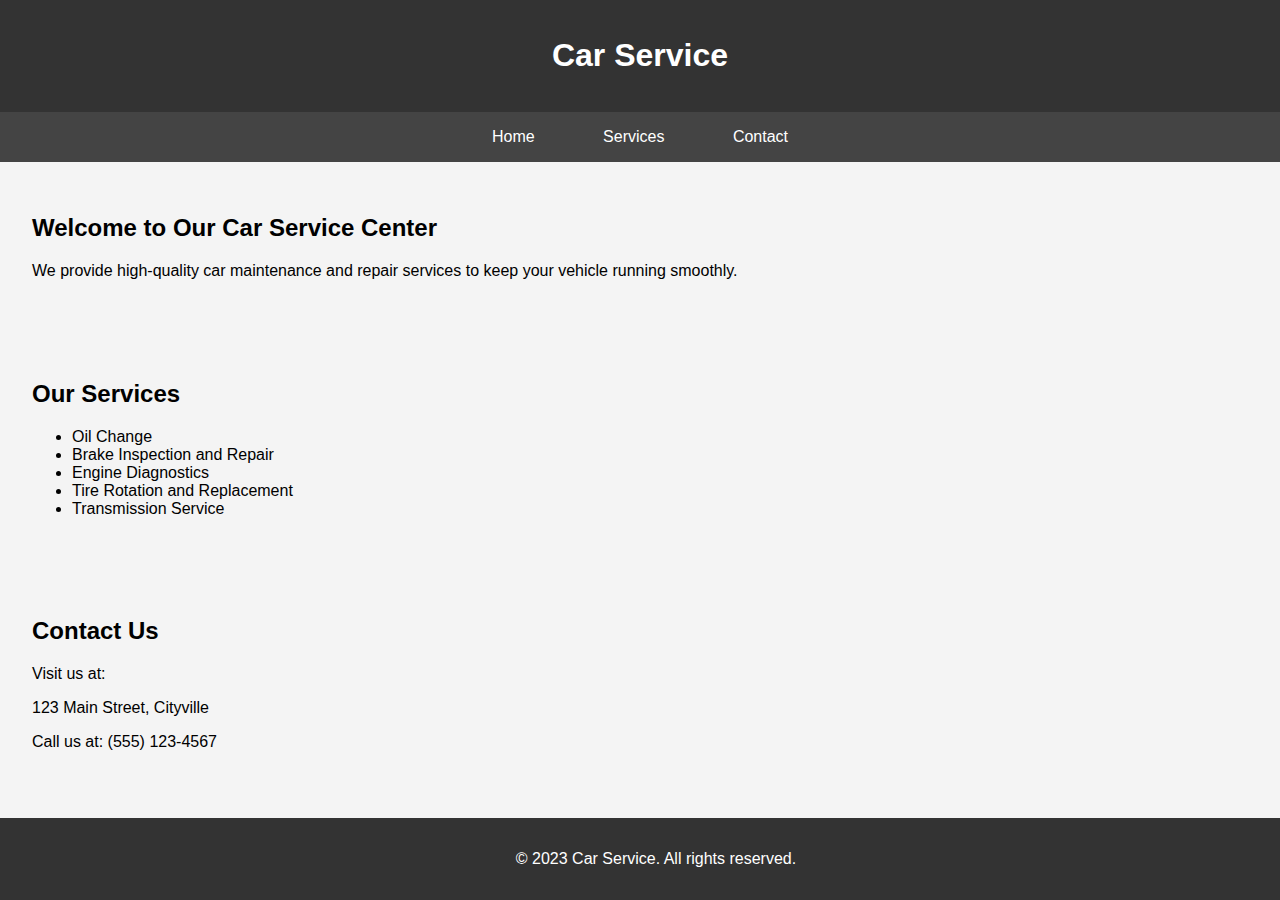
<file: service/index.html>
<!DOCTYPE html>
<html lang="en">
<head>
    <meta charset="UTF-8">
    <meta name="viewport" content="width=device-width, initial-scale=1.0">
    <title>Car Service</title>
    <style>
        body {
            font-family: Arial, sans-serif;
            margin: 0;
            padding: 0;
            background-color: #f4f4f4;
        }

        header {
            background-color: #333;
            color: #fff;
            text-align: center;
            padding: 1em;
        }

        nav {
            background-color: #444;
            color: #fff;
            text-align: center;
            padding: 1em;
        }

        nav a {
            color: #fff;
            text-decoration: none;
            padding: 1em;
            margin: 0 1em;
        }

        section {
            padding: 2em;
        }

        footer {
            background-color: #333;
            color: #fff;
            text-align: center;
            padding: 1em;
            position: absolute;
            bottom: 0;
            width: 100%;
        }
    </style>
</head>
<body>

    <header>
        <h1>Car Service</h1>
    </header>

    <nav>
        <a href="#home">Home</a>
        <a href="#services">Services</a>
        <a href="#contact">Contact</a>
    </nav>

    <section id="home">
        <h2>Welcome to Our Car Service Center</h2>
        <p>We provide high-quality car maintenance and repair services to keep your vehicle running smoothly.</p>
    </section>

    <section id="services">
        <h2>Our Services</h2>
        <ul>
            <li>Oil Change</li>
            <li>Brake Inspection and Repair</li>
            <li>Engine Diagnostics</li>
            <li>Tire Rotation and Replacement</li>
            <li>Transmission Service</li>
        </ul>
    </section>

    <section id="contact">
        <h2>Contact Us</h2>
        <p>Visit us at:</p>
        <p>123 Main Street, Cityville</p>
        <p>Call us at: (555) 123-4567</p>
    </section>

    <footer>
        <p>&copy; 2023 Car Service. All rights reserved.</p>
    </footer>

</body>
</html>
</file>
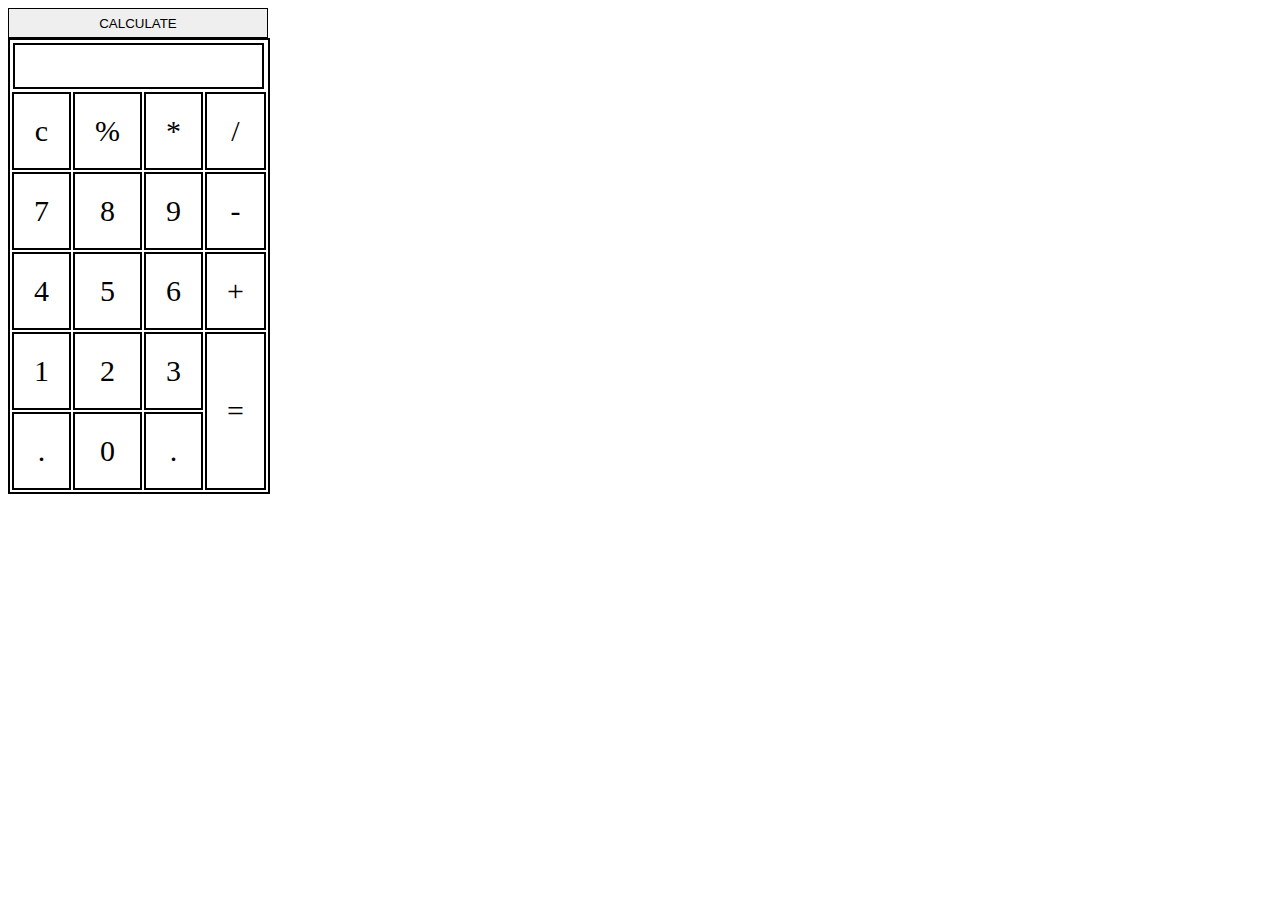
<file: JAVASCRIPT-PROJECTS/calculator.html>
<!DOCTYPE html>
<html lang="en">
<head>
    <meta charset="UTF-8">
    <meta name="viewport" content="width=device-width, initial-scale=1.0">
    <title>Document</title>
    <style>
        table{
            font-size: 30px;
            width: 200px;
            text-align: center;
            border: 2px solid;
        }
        .a{
            padding: 20px;
            border: 2px solid;
            cursor: pointer;
        }
        #a{
            border: 2px solid;
            width: 243px;
            height:40px;
        } 
        button{
            border: 1px solid;
            width: 260px;
            height:30px ;
        }
    </style>
</head>
<body>
    <button onclick="ab()">CALCULATE</button>
    <table>
        <tr>
            <td colspan="4"><input type="text" id="a"></td>
        </tr>
        <tr class="s">
            <td onclick="cl()" class="a acl">c</td>
            <td onclick="mo()" class="a amo">%</td>
            <td onclick="ad()" class="a aad">*</td>
            <td onclick="de()" class="a ade">/</td>
        </tr>
        <tr class="s2">
            <td onclick="a7()" class="a a7">7</td>
            <td onclick="a8()" class="a a8">8</td>
            <td onclick="a9()" class="a a0">9</td>
            <td onclick="se()" class="a ase">-</td>
        </tr>
        <tr class="s3">
            <td onclick="a4()" class="a a4">4</td>
            <td onclick="a5()" class="a a5">5</td>
            <td onclick="a6()" class="a a6">6</td>
            <td onclick="pl()" class="a apl">+</td>
        </tr>
        <tr class="s4">
            <td onclick="a1()" class="a a1">1</td>
            <td onclick="a2()" class="a a2">2</td>
            <td onclick="a3()" class="a a3">3</td>
            <td onclick="en()" class="a aen" rowspan="2">=</td>
        </tr>
        <tr class="s5">
            <td onclick="d()" class="a ad">.</td>
            <td onclick="a()" class="a aa">0</td>
            <td onclick="d()" class="a ad">.</td>
        </tr>

    </table>
</body>
<script>
    // var a=document.getElementById("a");
    function a(){
        document.getElementById('a').value +=0
    }
    function a1(){
        document.getElementById('a').value +=1
    }
    function a2(){
        document.getElementById('a').value +=2
    }
    function a3(){
        document.getElementById('a').value +=3
    }
    function a4(){
        document.getElementById('a').value +=4
    }
    function a5(){
        document.getElementById('a').value +=5
    }
    function a6(){
        document.getElementById('a').value +=6
    }
    function a7(){
        document.getElementById('a').value +=7
    }
    function a8(){
        document.getElementById('a').value +=8
    }
    function a9(){
        document.getElementById('a').value +=9
    }
    function pl(){
        document.getElementById('a').value +="+"
    }
    function ad(){
        document.getElementById('a').value +="*"
    }
    function de(){
        document.getElementById('a').value +="/"
    }
    function mo(){
        document.getElementById('a').value +="%"
    }
    function se(){
        document.getElementById('a').value +="-"
    }
    function ab(){
     var a=document.getElementById('a').value
        document.getElementById('a').value = eval(a)
    }


</script>
</html>
</file>
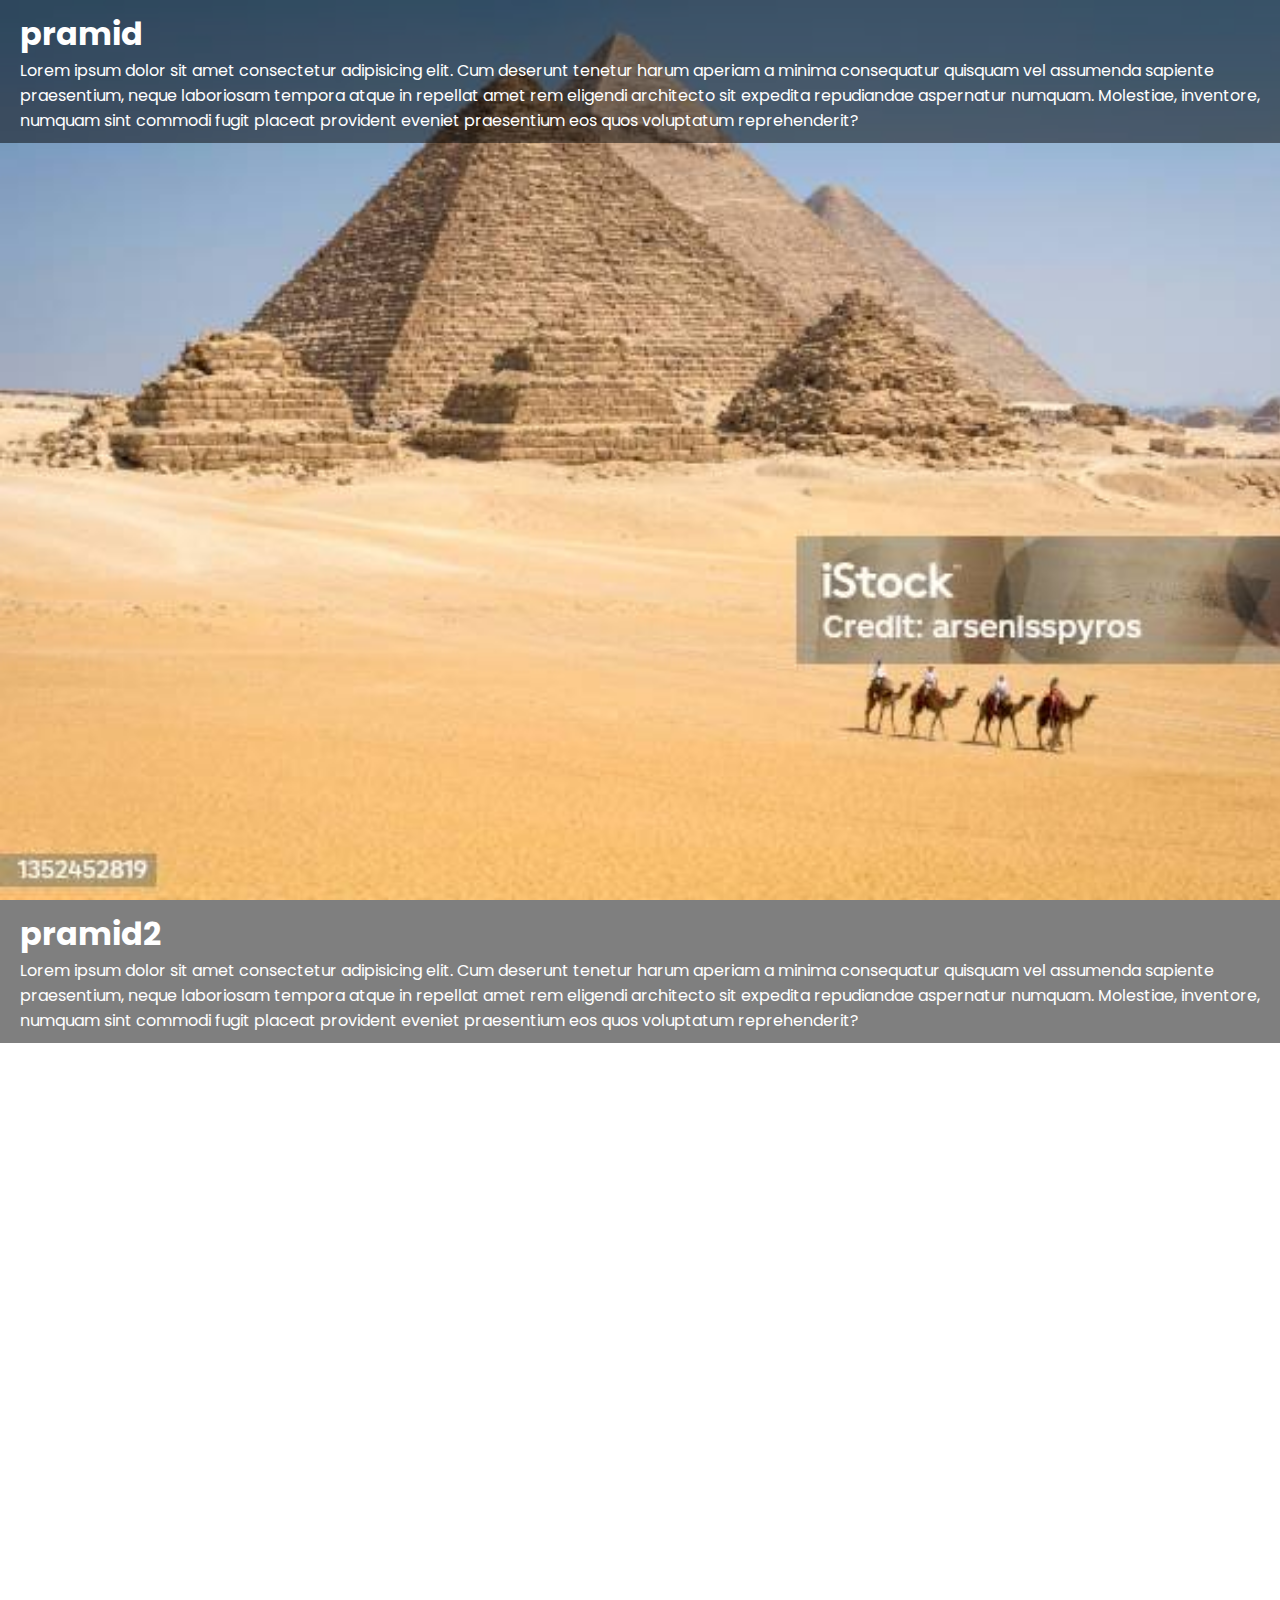
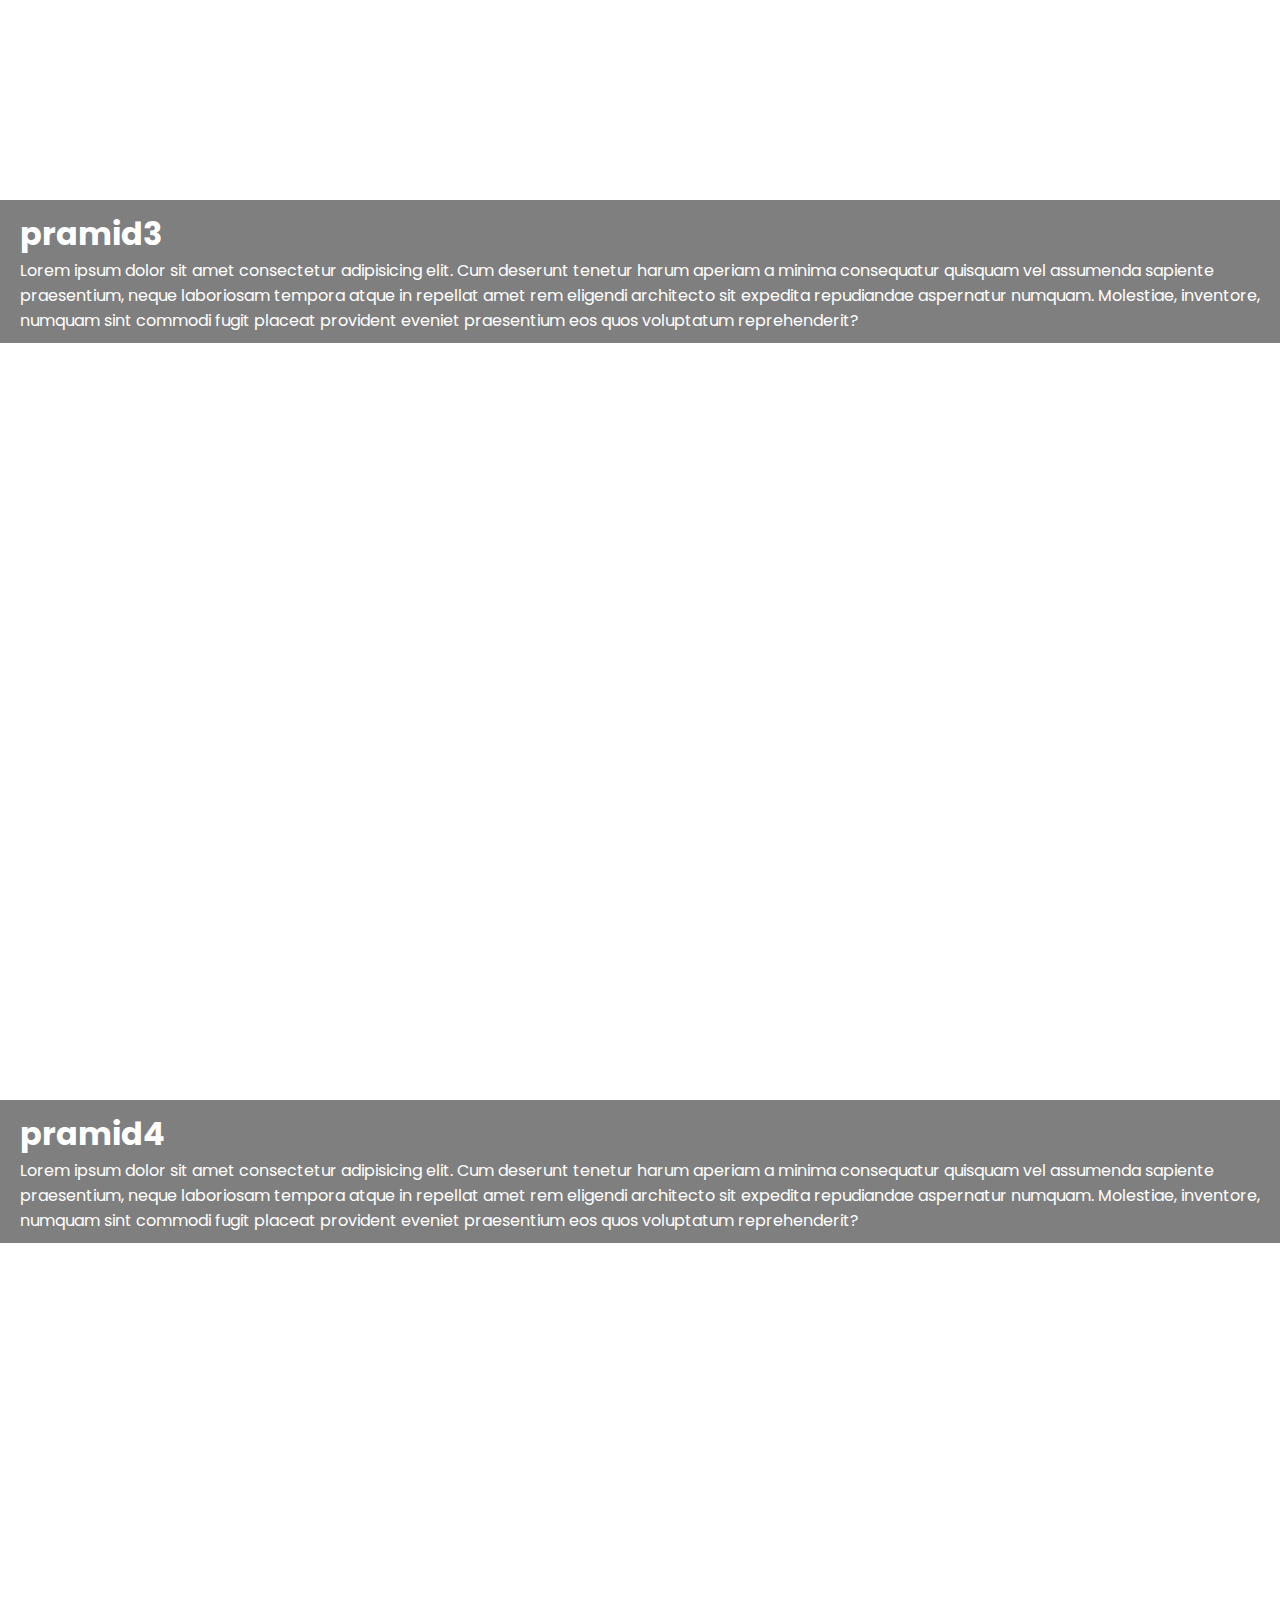
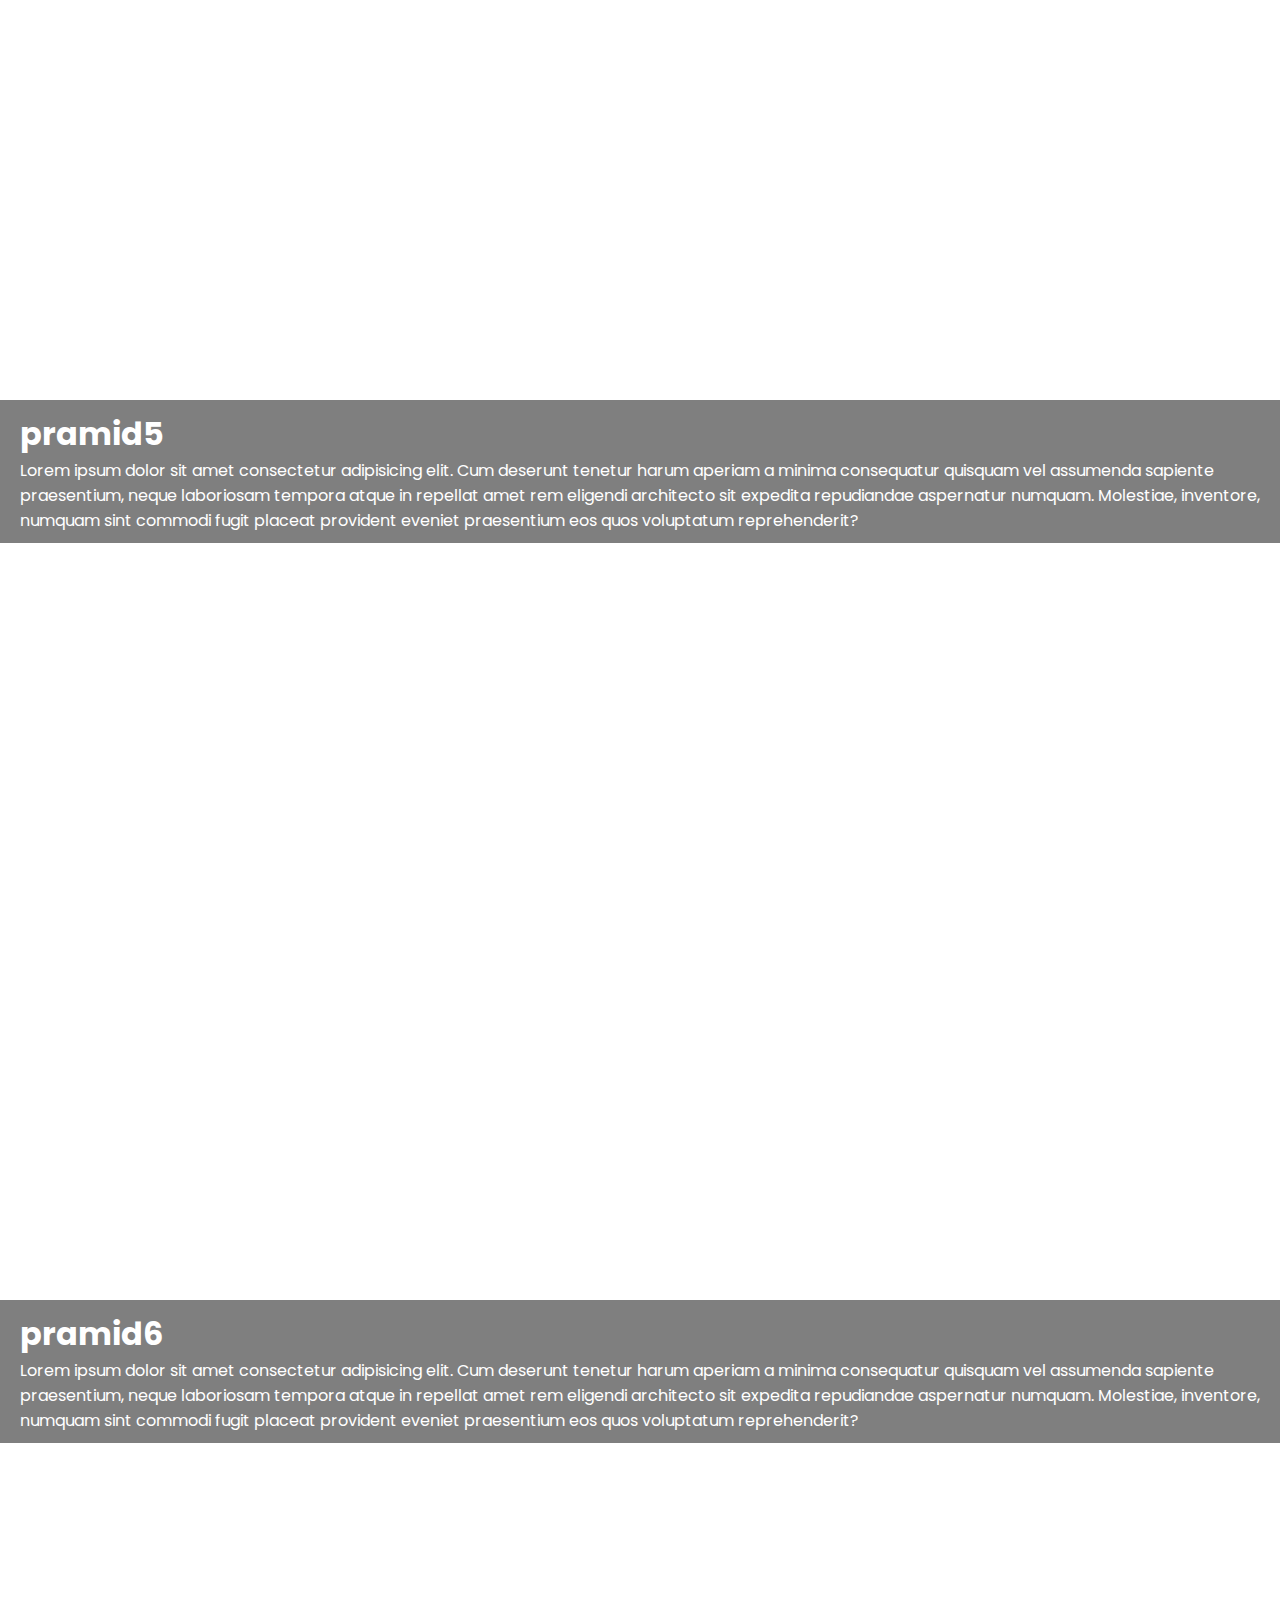
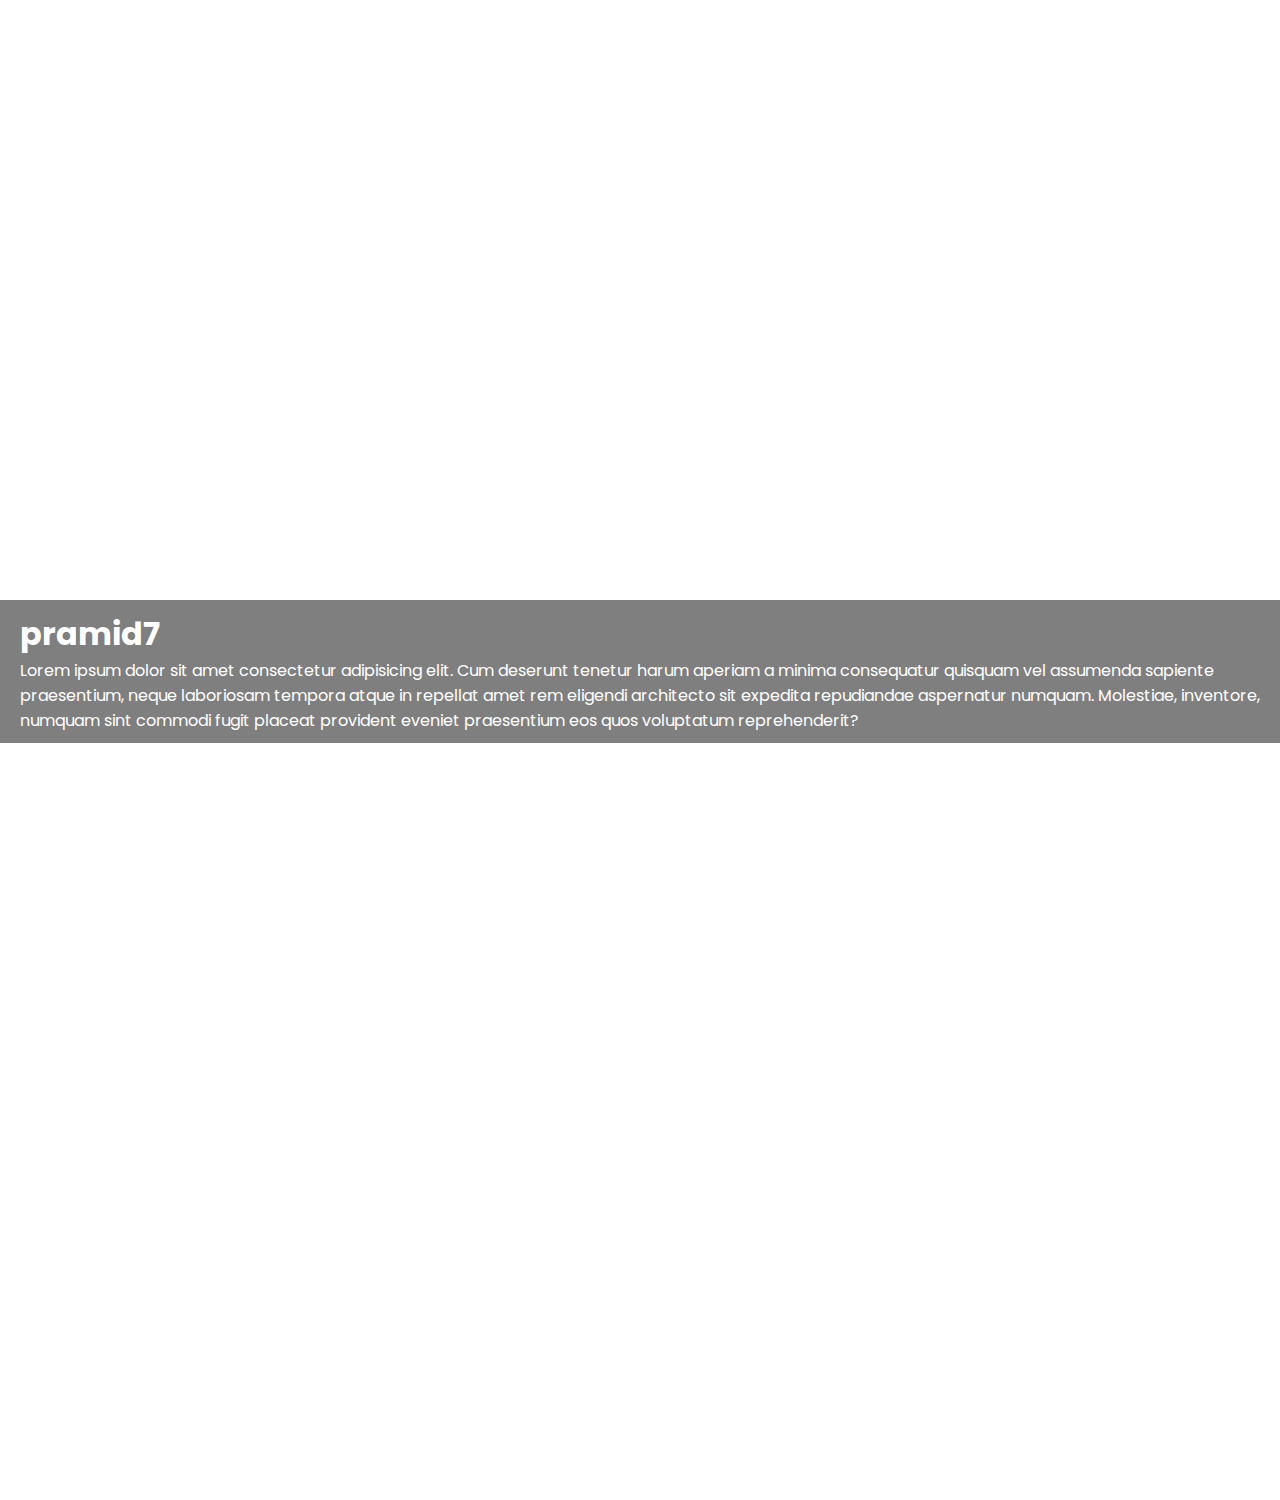
<file: parallexEffect/int.html>
<!DOCTYPE html>
<html lang="en">
<head>
    <meta charset="UTF-8">
    <meta name="viewport" content="width=device-width, initial-scale=1.0">
    <title>Document</title>
    <link rel="stylesheet" href="sty.css">
</head>
<body>
    
    <section class="a1">
        <div class="contain">
            <h1>pramid</h1>
            <p>Lorem ipsum dolor sit amet consectetur adipisicing elit. Cum deserunt tenetur harum aperiam a minima consequatur quisquam vel assumenda sapiente praesentium, neque laboriosam tempora atque in repellat amet rem eligendi architecto sit expedita repudiandae aspernatur numquam. Molestiae, inventore, numquam sint commodi fugit placeat provident eveniet praesentium eos quos voluptatum reprehenderit?</p>
        </div>
    </section>
    <section class="a2"><div class="contain">
        <h1>pramid2</h1>
        <p>Lorem ipsum dolor sit amet consectetur adipisicing elit. Cum deserunt tenetur harum aperiam a minima consequatur quisquam vel assumenda sapiente praesentium, neque laboriosam tempora atque in repellat amet rem eligendi architecto sit expedita repudiandae aspernatur numquam. Molestiae, inventore, numquam sint commodi fugit placeat provident eveniet praesentium eos quos voluptatum reprehenderit?</p>
    </div></section>
    <section class="a3"><div class="contain">
        <h1>pramid3</h1>
        <p>Lorem ipsum dolor sit amet consectetur adipisicing elit. Cum deserunt tenetur harum aperiam a minima consequatur quisquam vel assumenda sapiente praesentium, neque laboriosam tempora atque in repellat amet rem eligendi architecto sit expedita repudiandae aspernatur numquam. Molestiae, inventore, numquam sint commodi fugit placeat provident eveniet praesentium eos quos voluptatum reprehenderit?</p>
    </div></section>
    <section class="a4"><div class="contain">
        <h1>pramid4</h1>
        <p>Lorem ipsum dolor sit amet consectetur adipisicing elit. Cum deserunt tenetur harum aperiam a minima consequatur quisquam vel assumenda sapiente praesentium, neque laboriosam tempora atque in repellat amet rem eligendi architecto sit expedita repudiandae aspernatur numquam. Molestiae, inventore, numquam sint commodi fugit placeat provident eveniet praesentium eos quos voluptatum reprehenderit?</p>
    </div></section>
    <section class="a5"><div class="contain">
        <h1>pramid5</h1>
        <p>Lorem ipsum dolor sit amet consectetur adipisicing elit. Cum deserunt tenetur harum aperiam a minima consequatur quisquam vel assumenda sapiente praesentium, neque laboriosam tempora atque in repellat amet rem eligendi architecto sit expedita repudiandae aspernatur numquam. Molestiae, inventore, numquam sint commodi fugit placeat provident eveniet praesentium eos quos voluptatum reprehenderit?</p>
    </div></section>
    <section class="a6"><div class="contain">
        <h1>pramid6</h1>
        <p>Lorem ipsum dolor sit amet consectetur adipisicing elit. Cum deserunt tenetur harum aperiam a minima consequatur quisquam vel assumenda sapiente praesentium, neque laboriosam tempora atque in repellat amet rem eligendi architecto sit expedita repudiandae aspernatur numquam. Molestiae, inventore, numquam sint commodi fugit placeat provident eveniet praesentium eos quos voluptatum reprehenderit?</p>
    </div></section>
    <section class="a7"><div class="contain">
        <h1>pramid7</h1>
        <p>Lorem ipsum dolor sit amet consectetur adipisicing elit. Cum deserunt tenetur harum aperiam a minima consequatur quisquam vel assumenda sapiente praesentium, neque laboriosam tempora atque in repellat amet rem eligendi architecto sit expedita repudiandae aspernatur numquam. Molestiae, inventore, numquam sint commodi fugit placeat provident eveniet praesentium eos quos voluptatum reprehenderit?</p>
    </div></section>
    
</body>
</html>
</file>
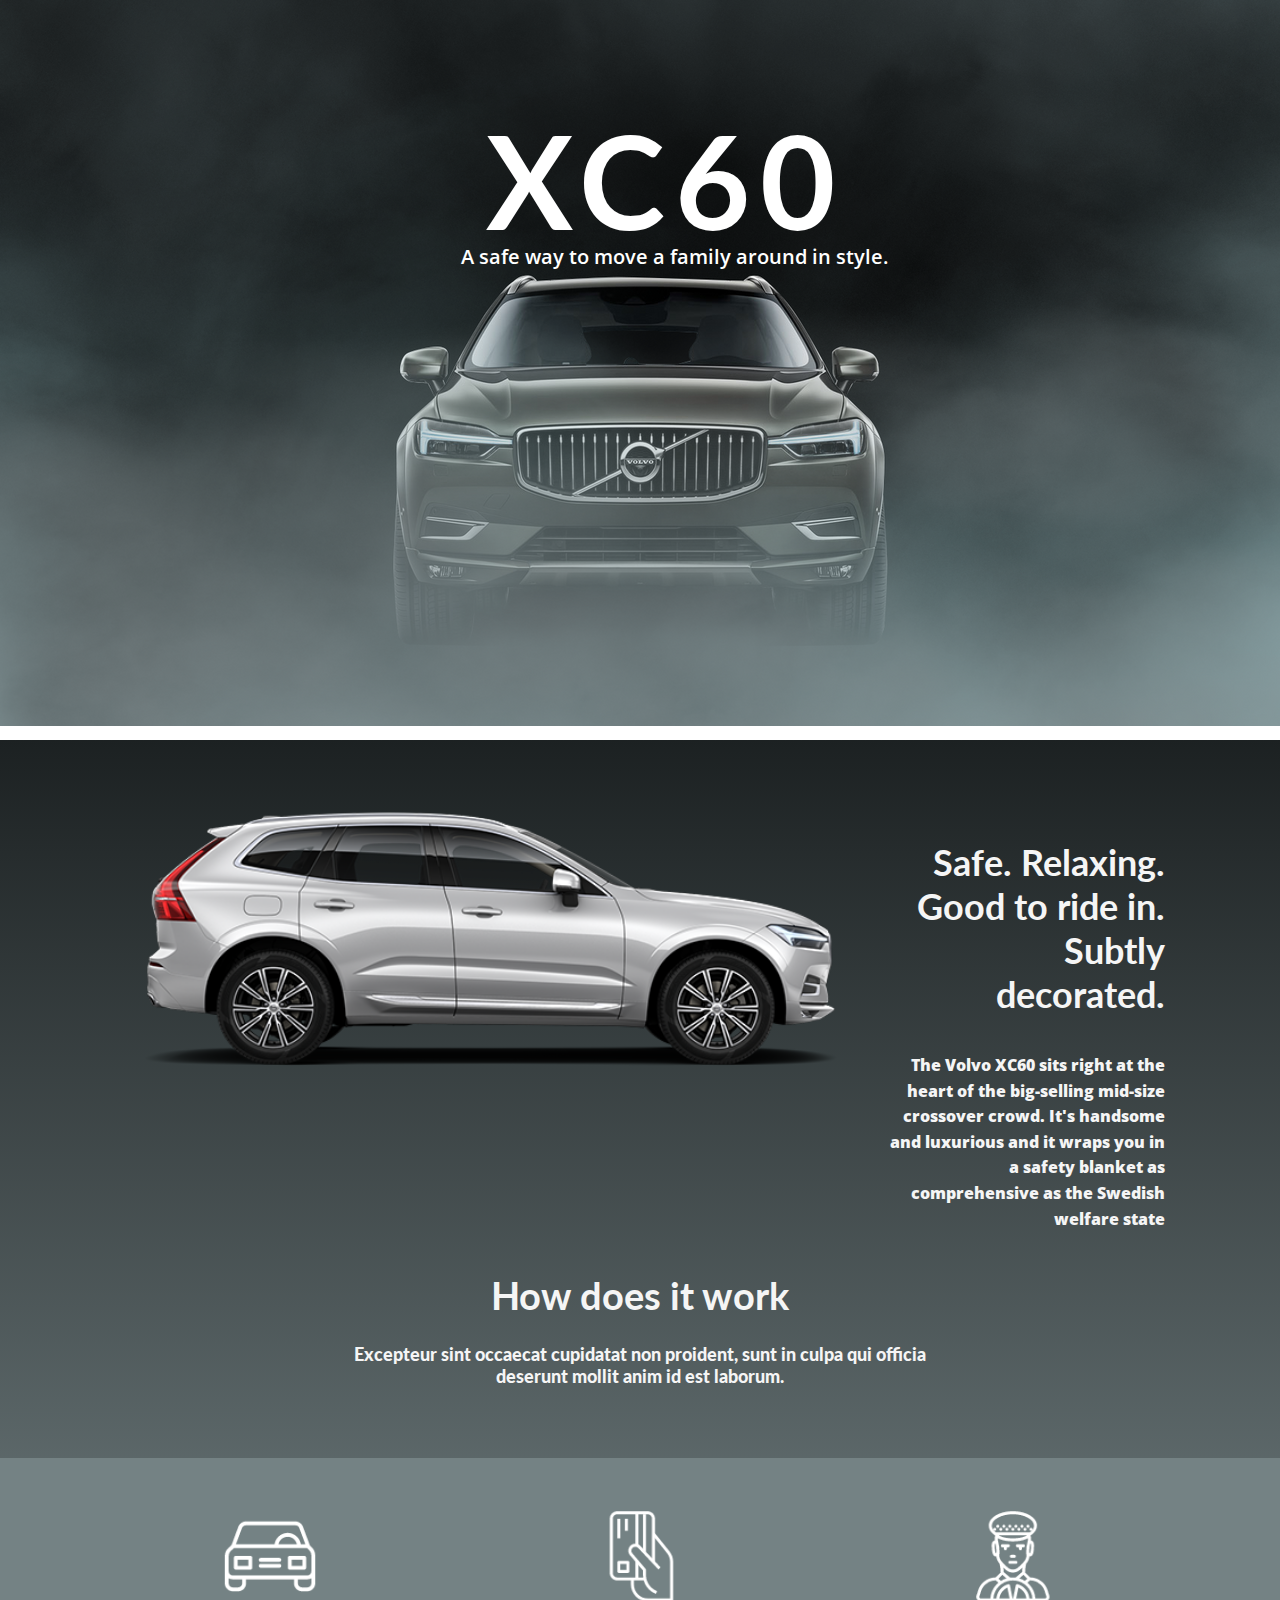
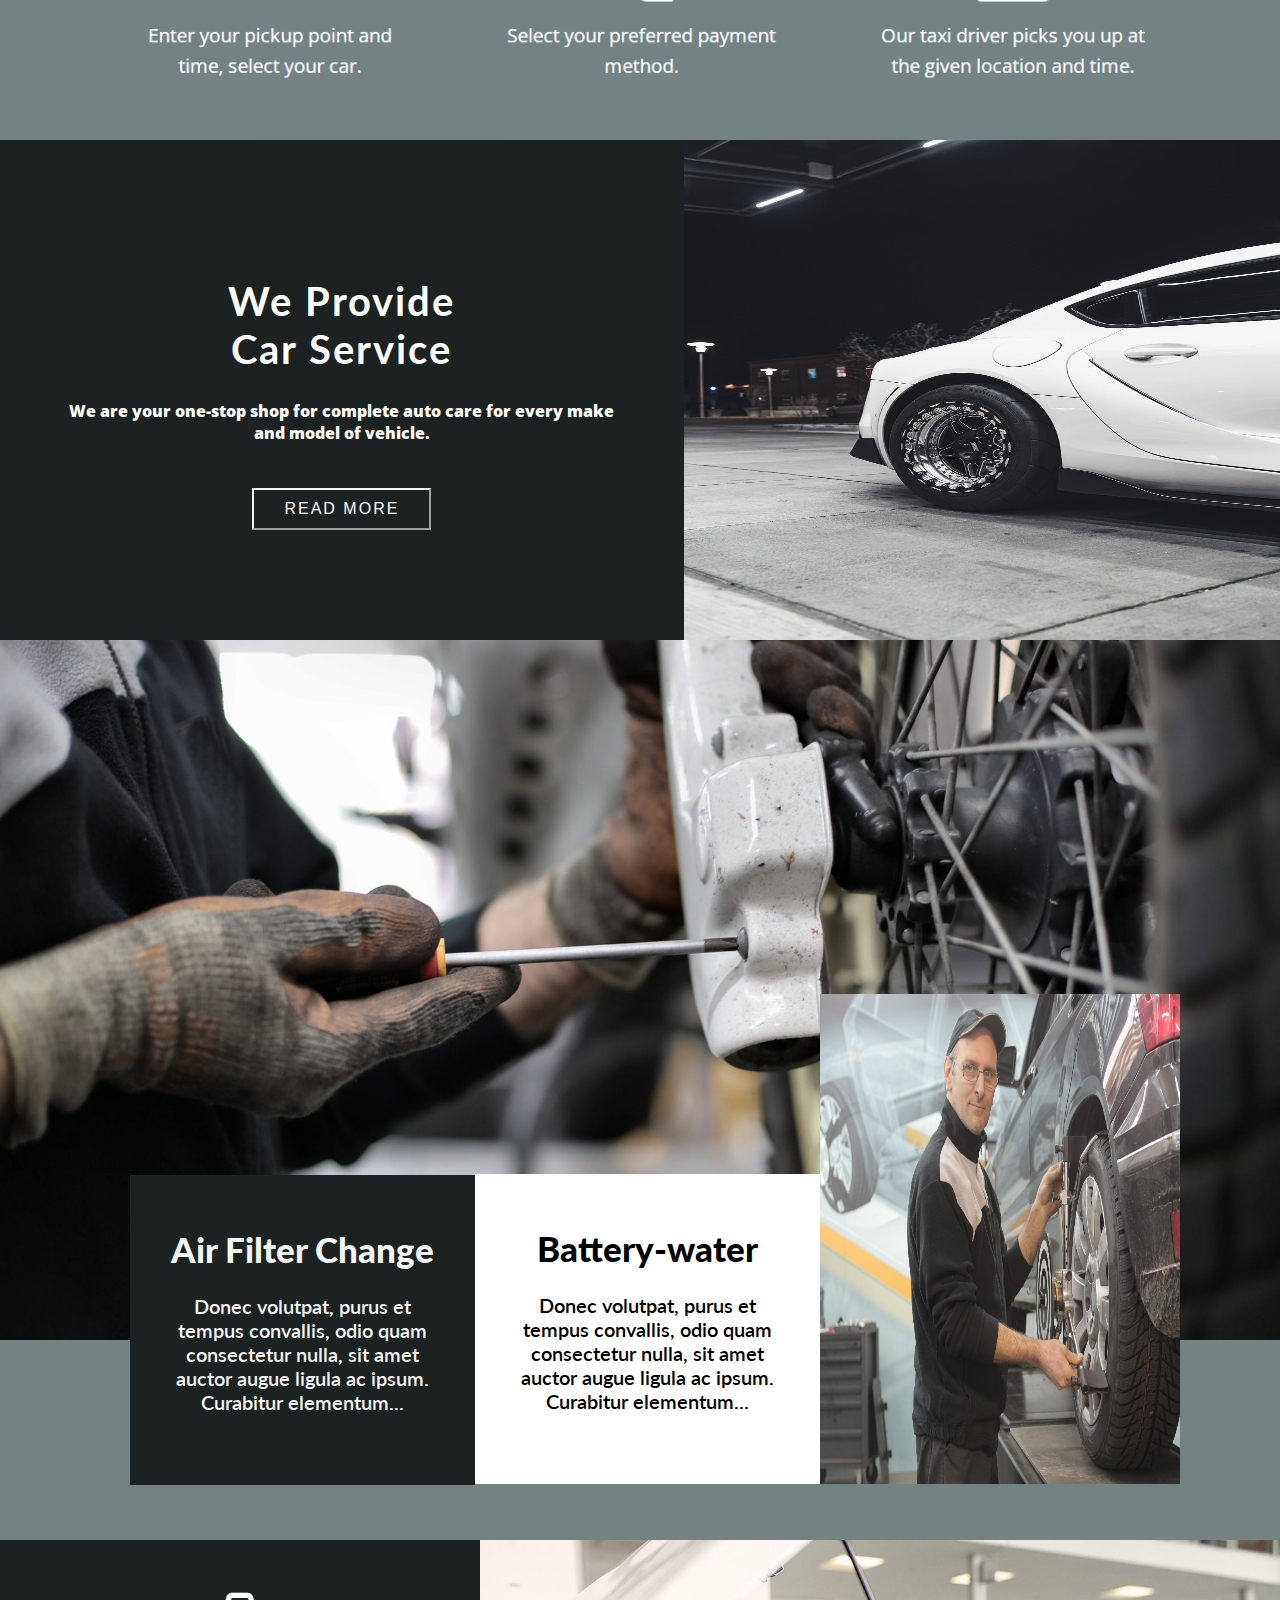
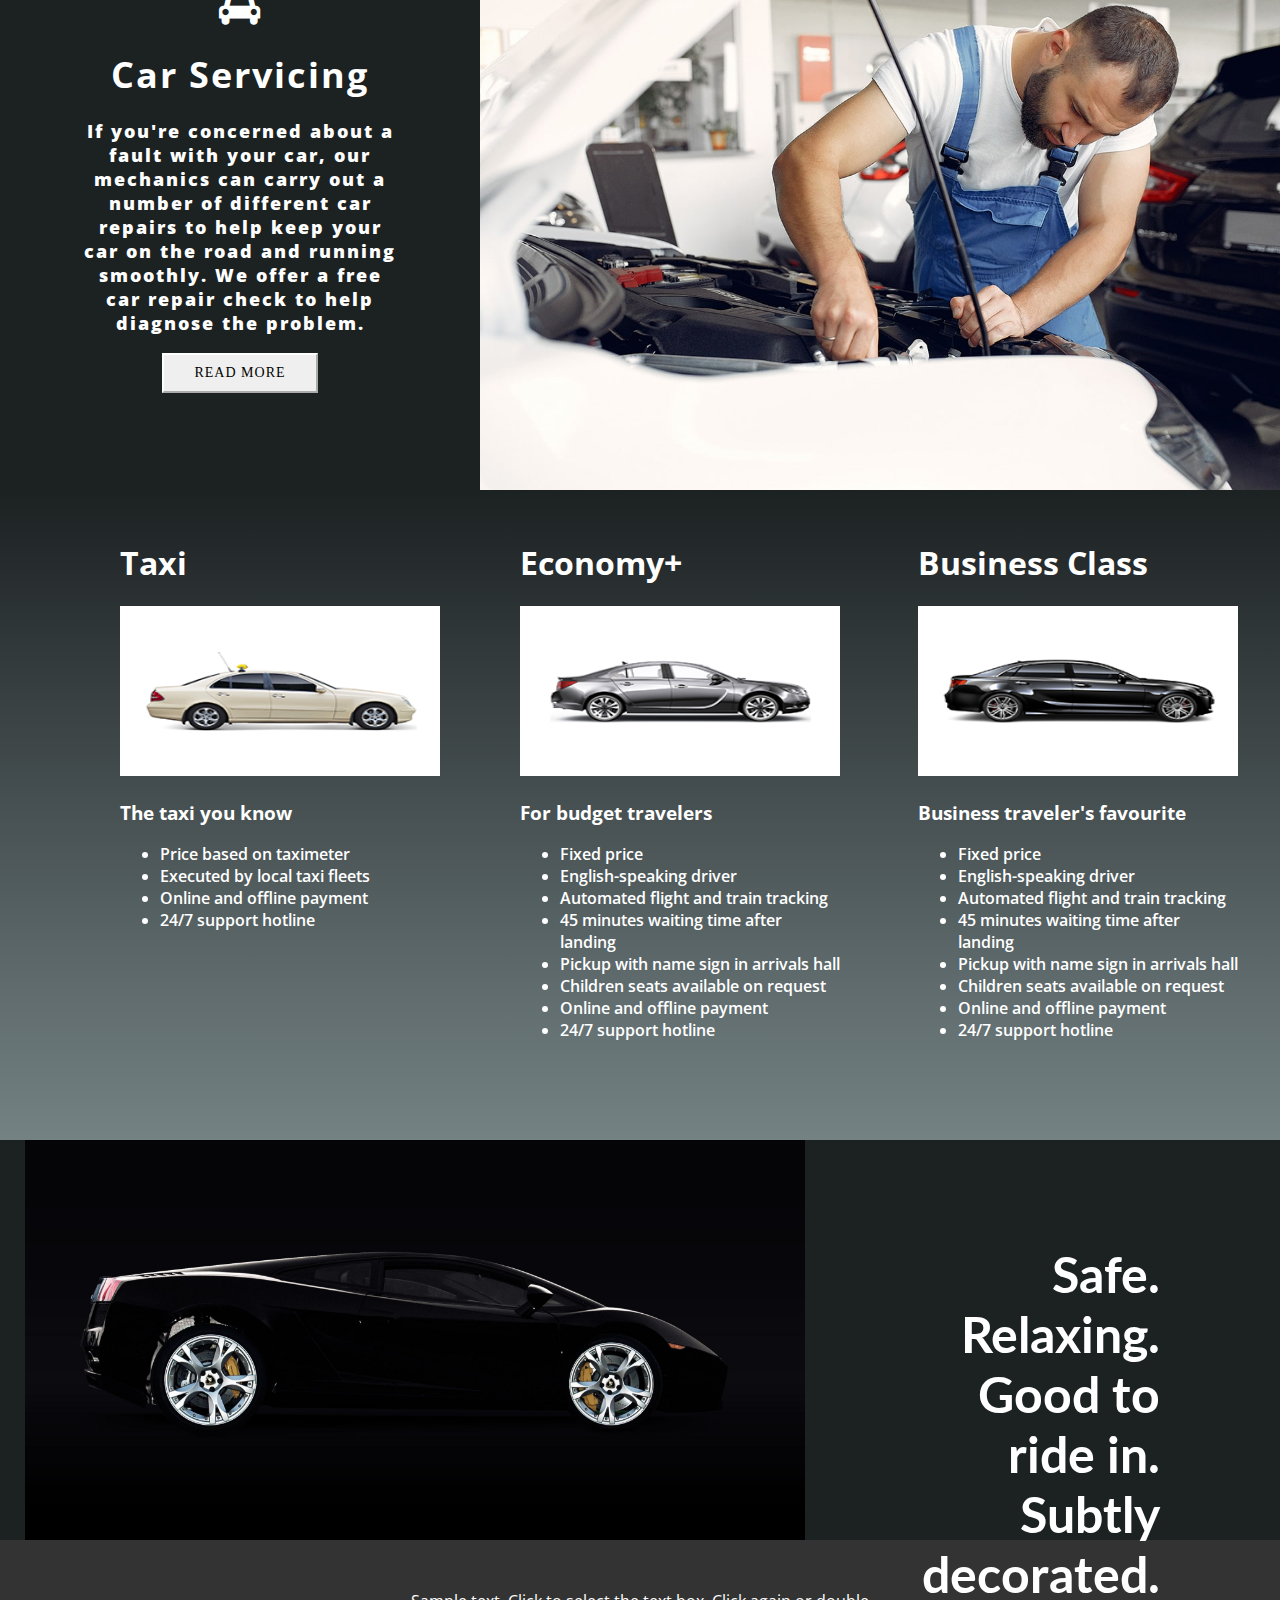
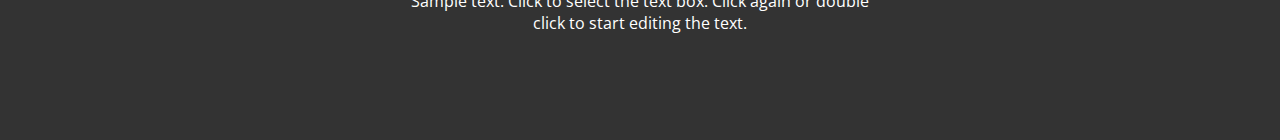
<file: project.html/pro.html>
<!DOCTYPE html>
<html lang="en">
<head>
    <meta charset="UTF-8">
    <meta name="viewport" content="width=device-width, initial-scale=1.0">
    <title>Document</title>
    <link rel="stylesheet" href="prostyl.css">
    <link rel="preconnect" href="https://fonts.googleapis.com">
<link rel="preconnect" href="https://fonts.gstatic.com" crossorigin>
<link href="https://fonts.googleapis.com/css2?family=Lato:wght@300&family=Open+Sans:wght@300&display=swap" rel="stylesheet">
<link rel="stylesheet" href="https://cdnjs.cloudflare.com/ajax/libs/font-awesome/4.7.0/css/font-awesome.min.css">
</head>
<body>
    <section id="home1">
        <div id="container">
            <div class="b">
        <h1>XC60</h1>
    <p>A safe way to move a family around in style.</p>
        <img src="car1.png" alt="car" >
    </div>
    </div>
    </section>

    <section id="home2">
        <div id="s1">
        <div class="I">
        <img src="car3.png" alt="">
        </div>
        <div class="c">
            <h1>Safe. Relaxing. Good to ride in. Subtly decorated.</h1>
            <p>The Volvo XC60 sits right at the heart of the big-selling mid-size crossover crowd. It's handsome and luxurious and it wraps you in a safety blanket as comprehensive as the Swedish welfare state</p>
        </div>
        </div>

        <div id="II">
        <div class="d">
            <h1>How does it work</h1>
            <p>Excepteur sint occaecat cupidatat non proident, sunt in culpa qui officia <br> deserunt mollit anim id est laborum. </p>
        </div>
        </div>
        <div id="III">
            <img src="scre1.png" alt="">
    </section>

    <section id="home3">
        <div class="e">
            <h1>We Provide <br> Car Service</h1>
            
            <p>We are your one-stop shop for complete auto care for every make <br>and model of vehicle.</p>
            <button>READ MORE</button>

        </div>
        <div class="f">
            <img src="car7.jpeg" alt="" width="100%" height="500px">
        </div>

    </section>
    <section id="home4">
        <div>
            <div class="g"></div>
            
        
            <div class="h">
            <div id="a2">
                <h1>Air Filter Change</h1>
                <p>Donec volutpat, purus et tempus convallis, odio quam consectetur nulla, sit amet auctor augue ligula ac ipsum. Curabitur elementum...</p>
            </div>
            <div id="a3">
                <h1>Battery-water</h1>
                <p>Donec volutpat, purus et tempus convallis, odio quam consectetur nulla, sit amet auctor augue ligula ac ipsum. Curabitur elementum...</p>
            </div>
            <div id="a1">
                <img src="ser3.jpeg" alt="">
            </div>
            </div>
        </div>
    </section>
    <section id="home5">
        <div id="b1">
            <div class="t2">
            <i class="fa fa-car" style="font-size:36px;"></i>
            <h1>Car Servicing </h1>
            <p>If you're concerned about a fault with your car, our mechanics can carry out a number of different car repairs to help keep your car on the road and running smoothly. We offer a free car repair check to help diagnose the problem.</p>
            <button>READ MORE</button>
            </div>
            <div class="t1">
                <img src="ser1.jpg" alt="">
                </div>
        </div>
        <div id="b2">
            <div class="r1">
            <h1>Taxi</h1>
            <img src="car5.png" alt="" width="320px" height="170px">
            <h3>The taxi you know</h3>
            <ul id="v1">
                <li>Price based on taximeter</li>
                <li>Executed by local taxi fleets</li>
                <li>Online and offline payment</li>
                <li>24/7 support hotline</li>
            </ul>
            </div>
        
        <div class="r2">
            <h1>Economy+</h1>
            <img src="car4.png" alt="" width="320px" height="170px">
            <h3>For budget travelers</h3>
            <ul id="v2">
                <li>Fixed price</li>
                <li>English-speaking driver </li>
                <li> Automated flight and train tracking</li>
                <li>45 minutes waiting time after landing</li>
                <li>Pickup with name sign in arrivals hall</li>
                <li>Children seats available on request</li>
                <li>Online and offline payment</li>
                <li>24/7 support hotline</li>
            </ul>
            </div>
            <div class="r3">
                <h1>Business Class</h1>
                <img src="car2.png" alt="" width="320px" height="170px">
                <h3>Business traveler's favourite</h3>
                <ul id="v3">
                    <li>Fixed price</li>
                    <li>English-speaking driver </li>
                    <li> Automated flight and train tracking</li>
                    <li>45 minutes waiting time after landing</li>
                    <li>Pickup with name sign in arrivals hall</li>
                    <li>Children seats available on request</li>
                    <li>Online and offline payment</li>
                    <li>24/7 support hotline</li>
                </ul>
            </div>
        </div>
        
    </section>
    <section id="home6">
        <div id="l1">
        <div class="k1">
            <img src="car6.jpeg" alt="">
        </div>
        <div class="k2" >
            <h1>Safe. Relaxing. Good to ride in. Subtly decorated.</h1>
        </div>
        </div>
        <div id="l2">
            <p>Sample text. Click to select the text box. Click again or double <br> click to start editing the text.</p>
        </div>


    </section>
    
</body>
</html>
</file>
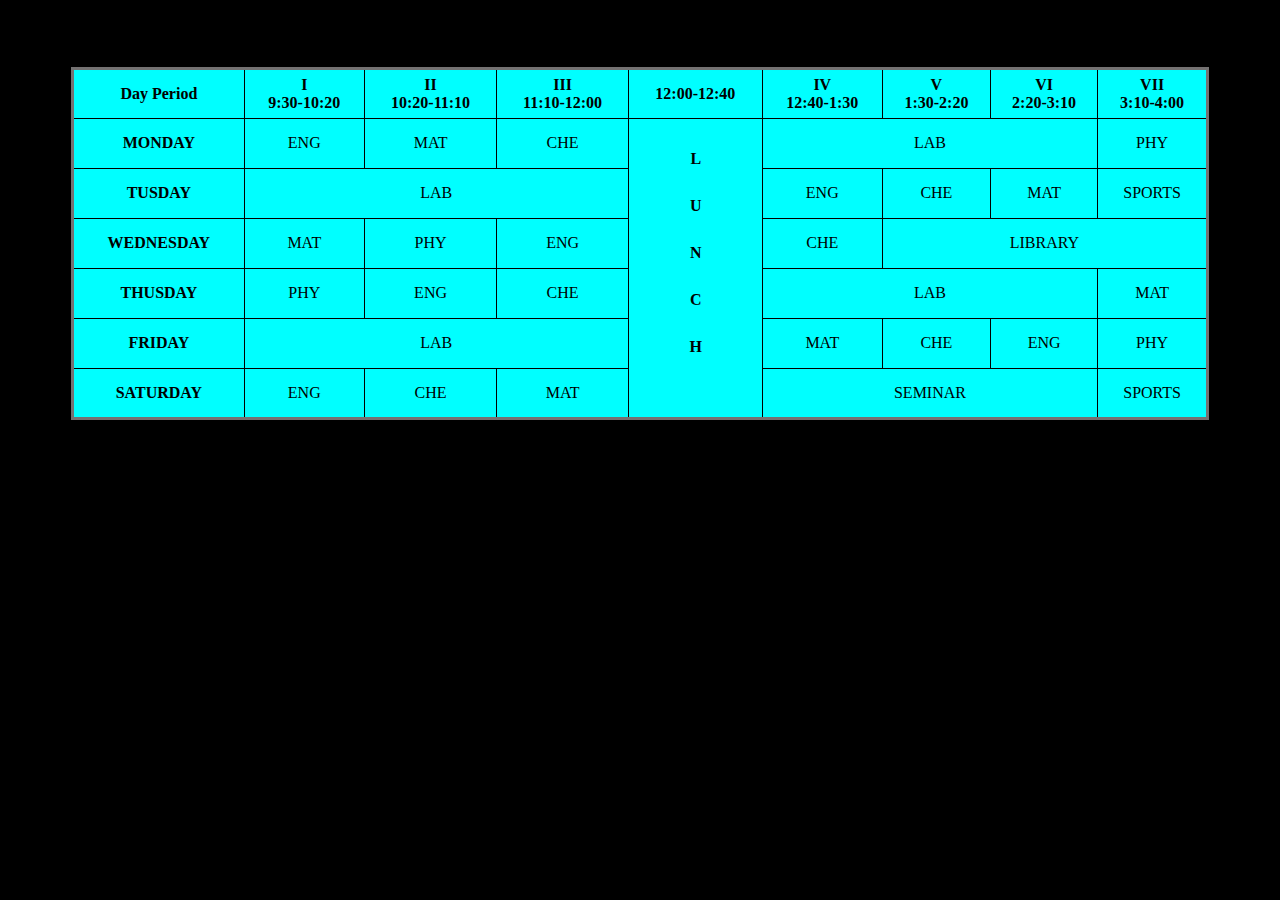
<file: TimeTable-Chart/time-table.html>
<!DOCTYPE html>
<html lang="en">
<head>
    <meta charset="UTF-8">
    <meta name="viewport" content="width=device-width, initial-scale=1.0">
    <title>Document</title>
    <link rel="stylesheet" href="a.css">
</head>
<body>
    <div class="time-table">
    <h2> TIME TABLE </h2>
    <table>
        
        <tr>
            <th>Day Period</th>
            <th>I <br>9:30-10:20</th>
            <th>II<br>10:20-11:10</th>
            <th>III <br>11:10-12:00</th>
            <th>12:00-12:40</th>
            <th>IV <br>12:40-1:30</th>
            <th>V <br>1:30-2:20</th>
            <th>VI <br>2:20-3:10</th>
            <th>VII <br>3:10-4:00</th>
        </tr>
        <tr>
            <th>MONDAY</th>
            <td>ENG</td>
            <td>MAT</td>
            <td>CHE</td>
            <td class="lunch" rowspan="6"><strong>LUNCH</strong></td>
            <td colspan="3">LAB</td>
            <td>PHY</td>
        </tr>
        <tr>
            <th>TUSDAY</th>
            <td colspan="3">LAB</td>
           
            <td>ENG</td>
            <td>CHE</td>
            <td>MAT</td>
            <td>SPORTS</td>
        </tr>
        <tr><th>WEDNESDAY</th>
            <td>MAT</td>
            <td>PHY</td>
            <td>ENG</td>
           
            <td>CHE</td>
            <td colspan="3">LIBRARY</td>

        </tr>
        <tr>
            <th>THUSDAY</th>
            <td>PHY</td>
            <td>ENG</td>
            <td>CHE</td>
           
            <td colspan="3">LAB</td>
            <td>MAT</td>
            </tr>
            <tr>
                <th>FRIDAY</th>
                    <td colspan="3">LAB</td>
                   
                    <td>MAT</td>
                    <td>CHE</td>
                    <td>ENG</td>
                    <td>PHY</td>
            </tr>
            <tr>
                <th>SATURDAY</th>
                    <td>ENG</td>
                    <td>CHE</td>
                    <td>MAT</td>
                   
                    <td colspan="3">SEMINAR</td>
                    <td>SPORTS</td>
            </tr>


    </table>
    </div>
</body>
</html>
</file>
<file: parallexEffect/sty.css>
@import url('https://fonts.googleapis.com/css2?family=Poppins:wght@500&display=swap');
  *{
    margin: 0%;
    padding: 0;
    box-sizing: border-box;
    font-family: 'Poppins', sans-serif;
  }

  section{
    width: 100%;
    height: 100vh;
    /* display: flex;/ */
    
  }
  .contain{
    background : rgba(0,0,0,.5);
    padding: 10px 20px;
    color: white;


  }
  
  .a1{
    background: url(img2.jpg);
    background-size:cover;
    /* background-repeat: no-repeat; */
    background-attachment: fixed;
  }
  .a2{
    background: url(img3.jpg);
    background-size: cover;
    /* background-repeat: no-repeat; */
    background-attachment: fixed;
  }
  .a3{
    background: url(img4.jpg);
    background-size: cover;
    /* background-repeat: no-repeat; */
    background-attachment: fixed;
  }
  .a4{
    background: url(img5.jpg);
    background-size: cover;
    /* background-repeat: no-repeat; */
    background-attachment: fixed;
  }
  .a5{
    background: url(img6.jpg);
    background-size: cover;
    /* background-repeat: no-repeat; */
    background-attachment: fixed;

  }
  .a6{
    background: url(img8.jpg);
    background-size: cover;
    /* background-repeat: no-repeat; */
    background-attachment: fixed;
  }
  .a7{
    background: url(img9.jpg);
    background-size: cover;
    /* background-repeat: no-repeat; */
    background-attachment: fixed;
  }
</file>
<file: project.html/prostyl.css>
body{
    margin: 0;
    width: 100%;

}
#home1{
    width: 100%;
    height:740px ;
}
.b img{
    width: 100%;
    margin-top: 0%;
    height: 100%;
}
#container{
    position: relative;
    text-align: center;

}
.b h1{
    position: absolute;
    margin-top:8%;
    left:38%;
    font-size:130px;
    font-family: 'Lato', sans-serif;
    color: white;
    letter-spacing: 10px;

}
.b p{
    position: absolute;
    margin-top:19%;
    left: 36%;
    font-family: 'Open Sans', sans-serif;
    font-weight:600;
    font-size:20px;
    color: white;
}
#home2{
    
    padding-left: 20;
    padding-right:20;
    padding-top: 20;
    padding-bottom: 20;
    background-image: linear-gradient(#1c2122, #748284);
    width: 100%;
    height:1000px;
}
#s1{
    display: flex;
}
.I img{
    position: relative;
    left:100px;
    padding-left:20px ;
    padding-right:20px ;
    padding-bottom:20px ;
    padding-top:20px ;
    width:750px;
}
.c{
    margin-left: 20px;
    position: absolute;
    left:60%;
    right:15px;
    font-family: 'Lato', sans-serif;
    padding:100px;
    color: white;
    display: inline-block;


}
.c h1{
    
    font-family: 'Lato', sans-serif !important;
    font-weight:5000;
    font-size: 2.25rem;
    margin-top: 0px;
    margin-left: 20px;
    margin-inline-start: 20px;
    margin-bottom: 0px;
    position: relative;
    text-align: right;
    color:whitesmoke;

}
.c p{
    font-family: 'Open Sans', sans-serif;
    font-size: 1rem;
    line-height: 25.6px;
    margin-top: 37px;
    position: relative;
    text-align: right;
    color:whitesmoke;
    font-weight:800;



}
#II {
    height: 50%;
    width: 100%;

}
.d{
    padding-top:100px;
    text-align: center;
}
#II h1{
    font-family: 'Lato', sans-serif !important;
    font-size: 2.35rem;
    color: whitesmoke;
    


}
#II p{
    font-family: 'Lato', sans-serif !important;
    font-size:18px ;
    color: whitesmoke;
    font-weight:1000;
    
}
#III img{
    position: relative;
    margin-top: -190px;
    width: 100%;
    
}





#home3{
    width: 100%;
    height:500px;
    display: flex;
    
    
}
.e{
    background-color: rgb(28,33,34);
    background-image: none;
    
    width: 780px;
    height:500px;
    text-align: center;
    color:white;
    

}
.e h1{
    font-family: 'Lato', sans-serif;
    position: relative;
    margin-top:20%;
    font-weight:2000;
    font-size:40px;
    letter-spacing: 2px;



}
.e p{
    font-family: 'Open Sans', sans-serif;
    font-weight:1000;
    
    
}
.e button{
    padding-left: 30px;
    padding-right: 30px;
    padding-bottom: 10px;
    padding-top: 10px;
    cursor: pointer;
    font-weight: 300;
    letter-spacing: 2px;
    margin-top: 28px;
    position: relative;
    text-align: center;
    color: rgb(255, 255, 255);
    background-color:rgb(28,33,34);
    box-sizing: border-box;
    border-left-width: 2px 2px 2px;
    font-size: 16px;
    border-color:whitesmoke;

}
.f{
    
    width:680px;
    height: 500px;
    /* height:700px; */
    /* padding: 30px; */
    

    
}

#home4{
    width: 100%;
    height:900px;
    position: relative;
    background-color: #748284;

}
.g{
    background-image: url('ser2.jpeg');
    height: 700px;
    background-size:cover;
    background-position:60%;
    

    

}
#a1 img{
    width:360px;
    height:490px;  
    position: relative;
    margin-top:-146px;

    
}
#a2{

}
.h{
    margin: 0px 100px;
    display: flex;
    position: absolute;
    top:500px;
}
#a2{
    background-color: rgb(28,33,34);
    color: whitesmoke;
    width: 100%;
    height:250px;
    text-align: center;
    padding-top: 30px;
    padding-left:30px;
    padding-right: 30px;
    padding-bottom:30px;
    margin-top:35px;
    margin-left: 30px;
}
#a2 h1{
    font-family: 'Lato', sans-serif !important;
    font-weight:500;
    font-size:35px;
    font-weight: 1000;


}
#a2 p{
    font-family: 'Lato', sans-serif !important;
    font-size:20px;
    font-weight:600;

}
#a3{
    background-color: white;
    width: 100%;
    height:250px;
    text-align: center;
    padding-left:30px;
    padding-top: 30px;
    padding-bottom: 30px;
    padding-right: 30px;

    margin-top: 34px;
    
}
#a3 h1{
    font-family: 'Lato', sans-serif !important;
    font-weight:500;
    font-size:35px;
    font-weight: 1000;


}
#a3 p{
    font-family: 'Lato', sans-serif !important;
    font-size:20px;
    font-weight:600;
}

#home5{
    width: 100%;
    height:1200px;
    /* background-image: linear-gradient(#1c2122, #748284); */

    

}
#b1{
    font-family: 'Open Sans', sans-serif;
    display: flex;
}
.t2{
    padding: 50px 80px;
    text-align: center;
    background-color: #1c2122;
    letter-spacing: 2px;
    color:white;
    
}
.t2 h1{
    margin-bottom:20px;
    font-size:2.25rem;
}
.t2 p{
    font-size:18px;
    font-weight: 900;
}
.t2 button{
    font-size: 0.875rem;
    letter-spacing: 1px;
    font-weight: 400;
    font-family: Verdana;
    padding: 10px 30px;
    border-radius: 0%;
    border-color: white;
}
#b1 p{
    text-align: center;
}
.t1 img{
    
    width:800px;
    height:550px;
    
}
#b2{
    display: flex;
    margin-top:-5px;
    font-family: 'Open Sans', sans-serif;
    color: white;
    background-image: linear-gradient(#1c2122, #748284);
    height:650px;

}
.r1{
    margin-left:120px;
    padding: 30px 50px 0px 0px;
}
.r2{
    
    padding: 30px 0px 0px 30px ;

}
.r3{
    
    padding: 30px 50px 0px 78px;
}
.r1{

}
#v1{
    font-size: 1rem;
    font-weight:600;
}
#v2{
    font-size: 1rem;
    font-weight:600;
}
#v3{
    font-size: 1rem;
    font-weight:600;
}


#home6{
    width: 100%;
    height: 600px;
    background-color: #333333;

    

}
#l1{
    display: flex;
    background-color:rgb(28,33,34);
    height: 400px;


}
.k1 img{
width:780px;
height: 400px;
margin-left: 25px;
margin-top: 0px;

}
.k2{
    padding-top: 70px;
    padding-left: 100px;
    padding-right:120px;
    padding-bottom:75px;
    text-align: right;
    color: white;
    font-size:25px;
    font-family: 'Lato', sans-serif;
}

#l2{
    text-align: center;
    /* background-color: #333333; */
    font-family: 'Open Sans', sans-serif;
    color: white;
    position: relative;
    margin-top:50px;


}
</file>
<file: TimeTable-Chart/a.css>
table{
    border: 3PX solid #747272;
    border-collapse: collapse;
    width: 90%;
    margin: auto;
    background-color: aqua;
    cursor: pointer;

}
table:hover{
    background-color: chartreuse;
}
body{
    background-color: black;
}

.time-table{
    text-align: center;

}
tr,td,th{
    border: 1PX solid;
    border-collapse: collapse;
}
tr{
    height: 50px;
}
.lunch{
    text-orientation: upright;
    writing-mode: tb-rl;
    letter-spacing: 30px;
}
</file>
